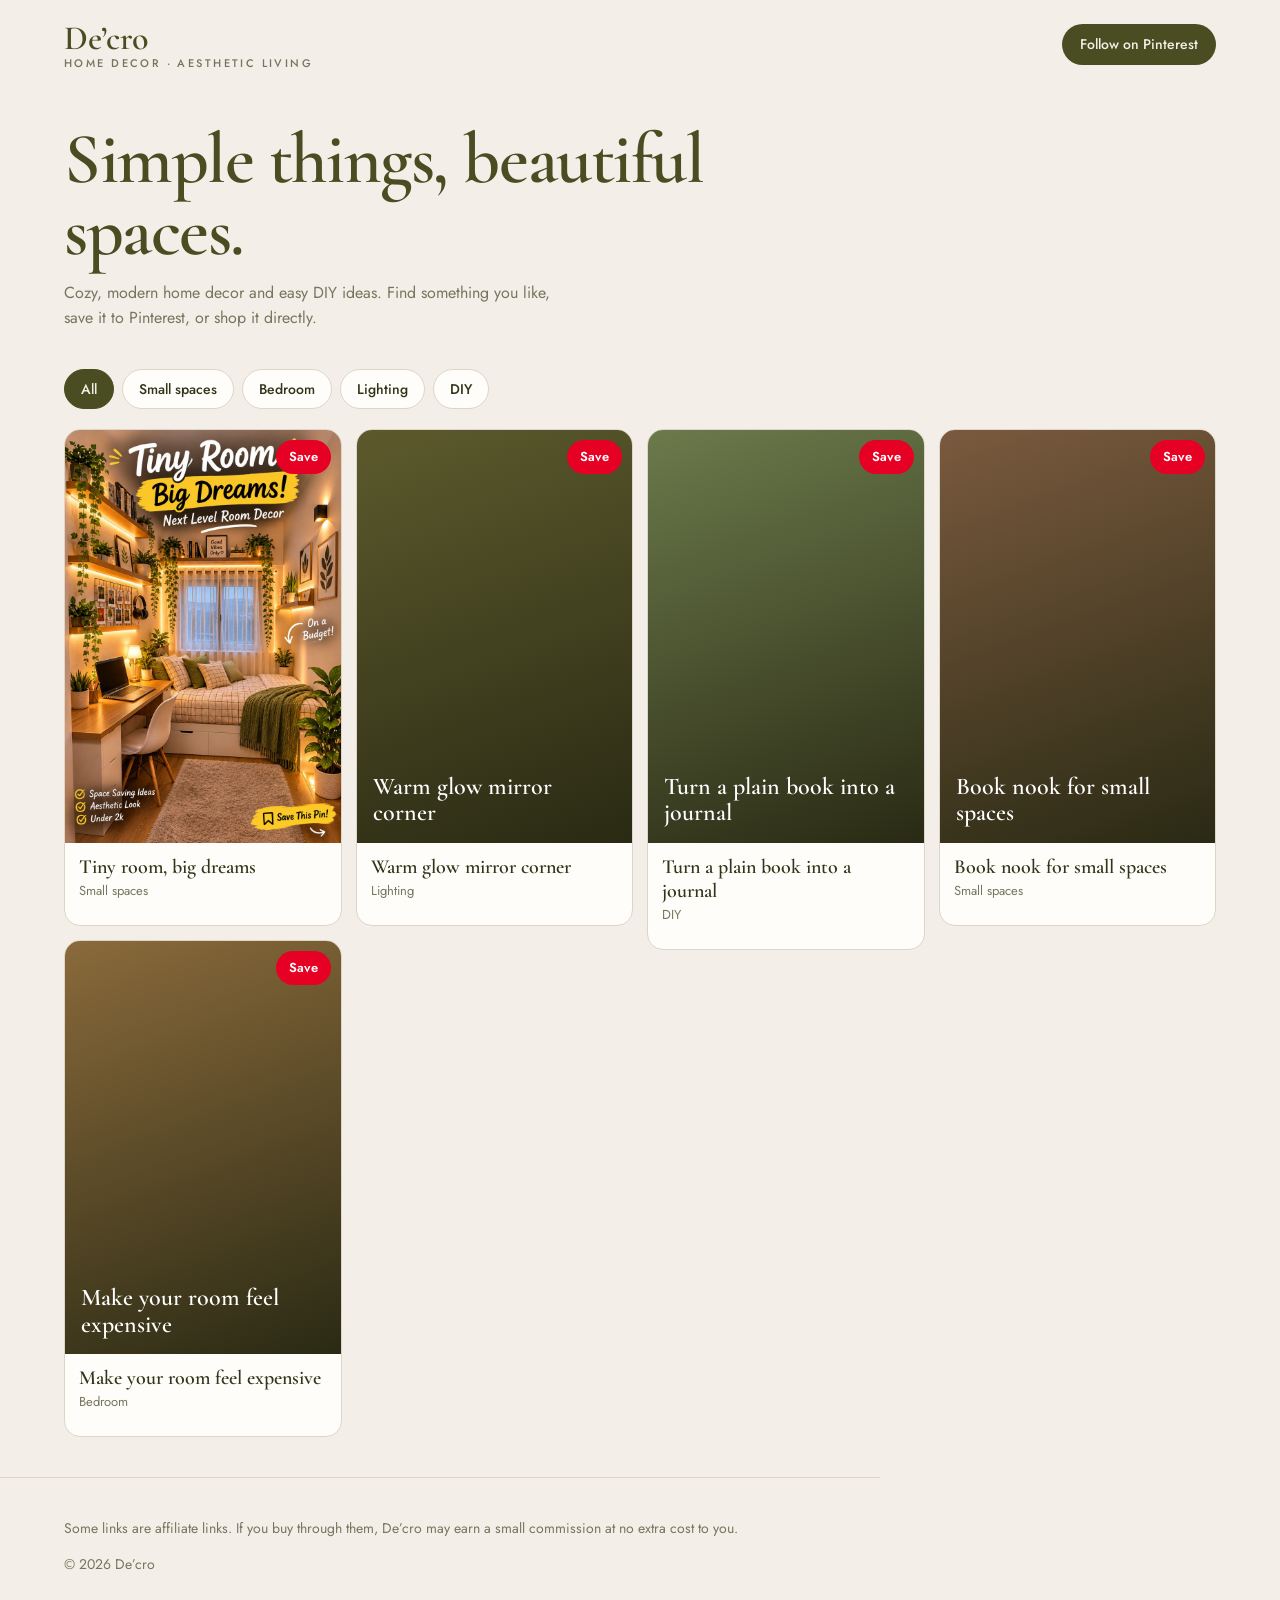
<file: index (1).html>
<!DOCTYPE html>
<html lang="en">
<head>
<meta charset="utf-8">
<meta name="viewport" content="width=device-width, initial-scale=1, viewport-fit=cover">
<title>De’cro – Home decor & aesthetic living</title>
<link href="https://fonts.googleapis.com/css2?family=Cormorant+Garamond:wght@500;600;700&family=Jost:wght@400;500;600&display=swap" rel="stylesheet">
<style>
:root{--bg:#f3efe8;--card:#fffdf9;--ink:#33341a;--mute:#76765f;--line:#ddd6c8;--accent:#4a4d22;--gold:#c28b3c;
box-sizing:border-box;padding-top:env(safe-area-inset-top,0px);padding-bottom:env(safe-area-inset-bottom,0px)}
@media (prefers-color-scheme:dark){:root:not([data-theme="light"]){--bg:#15150d;--card:#1f2014;--ink:#efeada;--mute:#a9a68f;--line:#34351f;--accent:#c9cc86;--gold:#e0a955;color-scheme:dark}}
:root[data-theme="dark"]{--bg:#15150d;--card:#1f2014;--ink:#efeada;--mute:#a9a68f;--line:#34351f;--accent:#c9cc86;--gold:#e0a955;color-scheme:dark}
html{scroll-padding-top:env(safe-area-inset-top,0px)}
*{box-sizing:border-box}
body{margin:0;background:var(--bg);color:var(--ink);font:400 16px/1.55 "Jost",system-ui,sans-serif}
header{display:flex;justify-content:space-between;align-items:center;padding:18px 5vw;gap:12px}
.logo{font:600 34px "Cormorant Garamond",Georgia,serif;letter-spacing:-.01em;color:var(--accent)}
.logo small{display:block;font:500 11px "Jost",sans-serif;letter-spacing:.22em;color:var(--mute);margin-top:-4px}
.follow{background:var(--accent);color:var(--bg);text-decoration:none;font-weight:500;padding:10px 18px;border-radius:999px;font-size:14px}
.hero{padding:34px 5vw 18px;max-width:880px}
h1{font:600 clamp(38px,7vw,72px)/1 "Cormorant Garamond",Georgia,serif;letter-spacing:-.02em;margin:0 0 14px;color:var(--accent)}
.hero p{color:var(--mute);max-width:50ch;margin:0}
.chips{display:flex;gap:8px;overflow-x:auto;padding:20px 5vw 8px;scrollbar-width:none}
.chip{flex:none;border:1px solid var(--line);background:var(--card);color:var(--ink);padding:9px 16px;border-radius:999px;font:500 14px "Jost",sans-serif;cursor:pointer}
.chip[aria-pressed="true"]{background:var(--accent);color:var(--bg);border-color:var(--accent)}
:is(.chip,.btn,.follow,input,select,button):focus-visible{outline:3px solid var(--gold);outline-offset:2px}
.grid{columns:2;column-gap:14px;padding:12px 5vw 40px}
@media(min-width:700px){.grid{columns:3}}
@media(min-width:1100px){.grid{columns:4}}
.pin{break-inside:avoid;margin-bottom:14px;background:var(--card);border-radius:16px;overflow:hidden;border:1px solid var(--line);position:relative}
.pin img{display:block;width:100%;height:auto}
.tile{aspect-ratio:2/3;display:flex;align-items:flex-end;padding:16px;font:600 24px/1.1 "Cormorant Garamond",serif;color:#fff}
.save{position:absolute;top:10px;right:10px;background:#e60023;color:#fff;text-decoration:none;font-weight:600;font-size:13px;padding:7px 13px;border-radius:999px}
.info{padding:12px 14px 14px}
.info h3{font:600 20px/1.2 "Cormorant Garamond",serif;margin:0 0 2px}
.info .meta{color:var(--mute);font-size:13px;margin:0 0 10px}
.btn{display:inline-block;background:var(--gold);color:#1a1a0a;text-decoration:none;font:600 14px "Jost",sans-serif;padding:9px 14px;border-radius:10px;border:0;cursor:pointer}
.btn.ghost{background:transparent;color:var(--mute);border:1px solid var(--line);margin-left:6px}
#admin{margin:0 5vw 24px;padding:18px;border:1px dashed var(--gold);border-radius:16px;background:var(--card);display:none;max-width:640px}
#admin h2{font:600 24px "Cormorant Garamond",serif;margin:0 0 10px}
#admin label{display:block;font-size:13px;color:var(--mute);margin:10px 0 4px}
#admin input,#admin select{width:100%;padding:10px;border-radius:10px;border:1px solid var(--line);background:var(--bg);color:var(--ink);font:inherit}
#msg{font-size:13px;color:var(--mute);margin:10px 0 0}
footer{border-top:1px solid var(--line);padding:26px 5vw 40px;color:var(--mute);font-size:14px;max-width:880px}
</style>
</head>
<body>
<header>
  <div class="logo">De’cro<small>HOME DECOR · AESTHETIC LIVING</small></div>
  <a class="follow" id="follow" href="https://www.pinterest.com/decroofficial/" target="_blank" rel="noopener">Follow on Pinterest</a>
</header>

<section class="hero">
  <h1>Simple things, beautiful spaces.</h1>
  <p>Cozy, modern home decor and easy DIY ideas. Find something you like, save it to Pinterest, or shop it directly.</p>
</section>

<div class="chips" id="chips" role="group" aria-label="Filter by category"></div>
<main class="grid" id="ideas"></main>

<footer>
  <p>Some links are affiliate links. If you buy through them, De’cro may earn a small commission at no extra cost to you.</p>
  <p>&copy; 2026 De’cro</p>
</footer>

<script>
// Apnar pin gulo ekhane add korben. img: chhobir file naam (jemon "images/pin1.jpg"), url: affiliate link
var seed=[
 {id:"s0",title:"Tiny room, big dreams",cat:"Small spaces",url:"",img:"tiny-room.jpg",c:"#8a6a3b"},
 {id:"s1",title:"Make your room feel expensive",cat:"Bedroom",url:"",img:"",c:"#8a6a3b"},
 {id:"s2",title:"Warm glow mirror corner",cat:"Lighting",url:"",img:"",c:"#5c5a2c"},
 {id:"s3",title:"Turn a plain book into a journal",cat:"DIY",url:"",img:"",c:"#6b7a4b"},
 {id:"s4",title:"Book nook for small spaces",cat:"Small spaces",url:"",img:"",c:"#7a5a3e"}
];
var pins=seed,cur="All",db=null,canEdit=false,assets=null;
function esc(s){return String(s||"").replace(/[&<>"]/g,function(c){return{"&":"&amp;","<":"&lt;",">":"&gt;",'"':"&quot;"}[c]})}
function chips(){
 var cats=["All"].concat(pins.map(function(p){return p.cat}).filter(function(v,i,a){return v&&a.indexOf(v)===i}));
 var el=document.getElementById("chips");
 el.innerHTML=cats.map(function(c){return '<button class="chip" aria-pressed="'+(c==cur)+'" data-c="'+esc(c)+'">'+esc(c)+'</button>'}).join("");
}
function render(){
 var list=pins.filter(function(p){return cur=="All"||p.cat==cur});
 var page=encodeURIComponent(location.href.split("#")[0]);
 document.getElementById("ideas").innerHTML=list.map(function(p){
  var art=p.img?'<img src="'+esc(p.img)+'" alt="'+esc(p.title)+'" loading="lazy">':'<div class="tile" style="background:linear-gradient(160deg,'+(p.c||"#6b7a4b")+',#2a2a14)">'+esc(p.title)+'</div>';
  var save="https://pinterest.com/pin/create/button/?url="+page+"&description="+encodeURIComponent(p.title);
  var shop=p.url?'<a class="btn" href="'+esc(p.url)+'" target="_blank" rel="sponsored nofollow noopener">Shop this</a>':'';
  var del=(canEdit&&p.id.indexOf("s")!==0)?'<button class="btn ghost" data-del="'+esc(p.id)+'">Delete</button>':'';
  return '<article class="pin">'+art+'<a class="save" href="'+save+'" target="_blank" rel="noopener">Save</a><div class="info"><h3>'+esc(p.title)+'</h3><p class="meta">'+esc(p.cat)+'</p>'+shop+del+'</div></article>';
 }).join("");
}
document.getElementById("chips").onclick=function(e){var c=e.target.getAttribute("data-c");if(c){cur=c;chips();render()}};
document.getElementById("ideas").onclick=async function(e){
 var id=e.target.getAttribute("data-del");
 if(id&&db&&confirm("Delete this pin?")){try{await db.doc("pins/"+id).delete()}catch(x){alert("Could not delete.")}}
};
chips();render();

</script>
</body>
</html>
</file>
